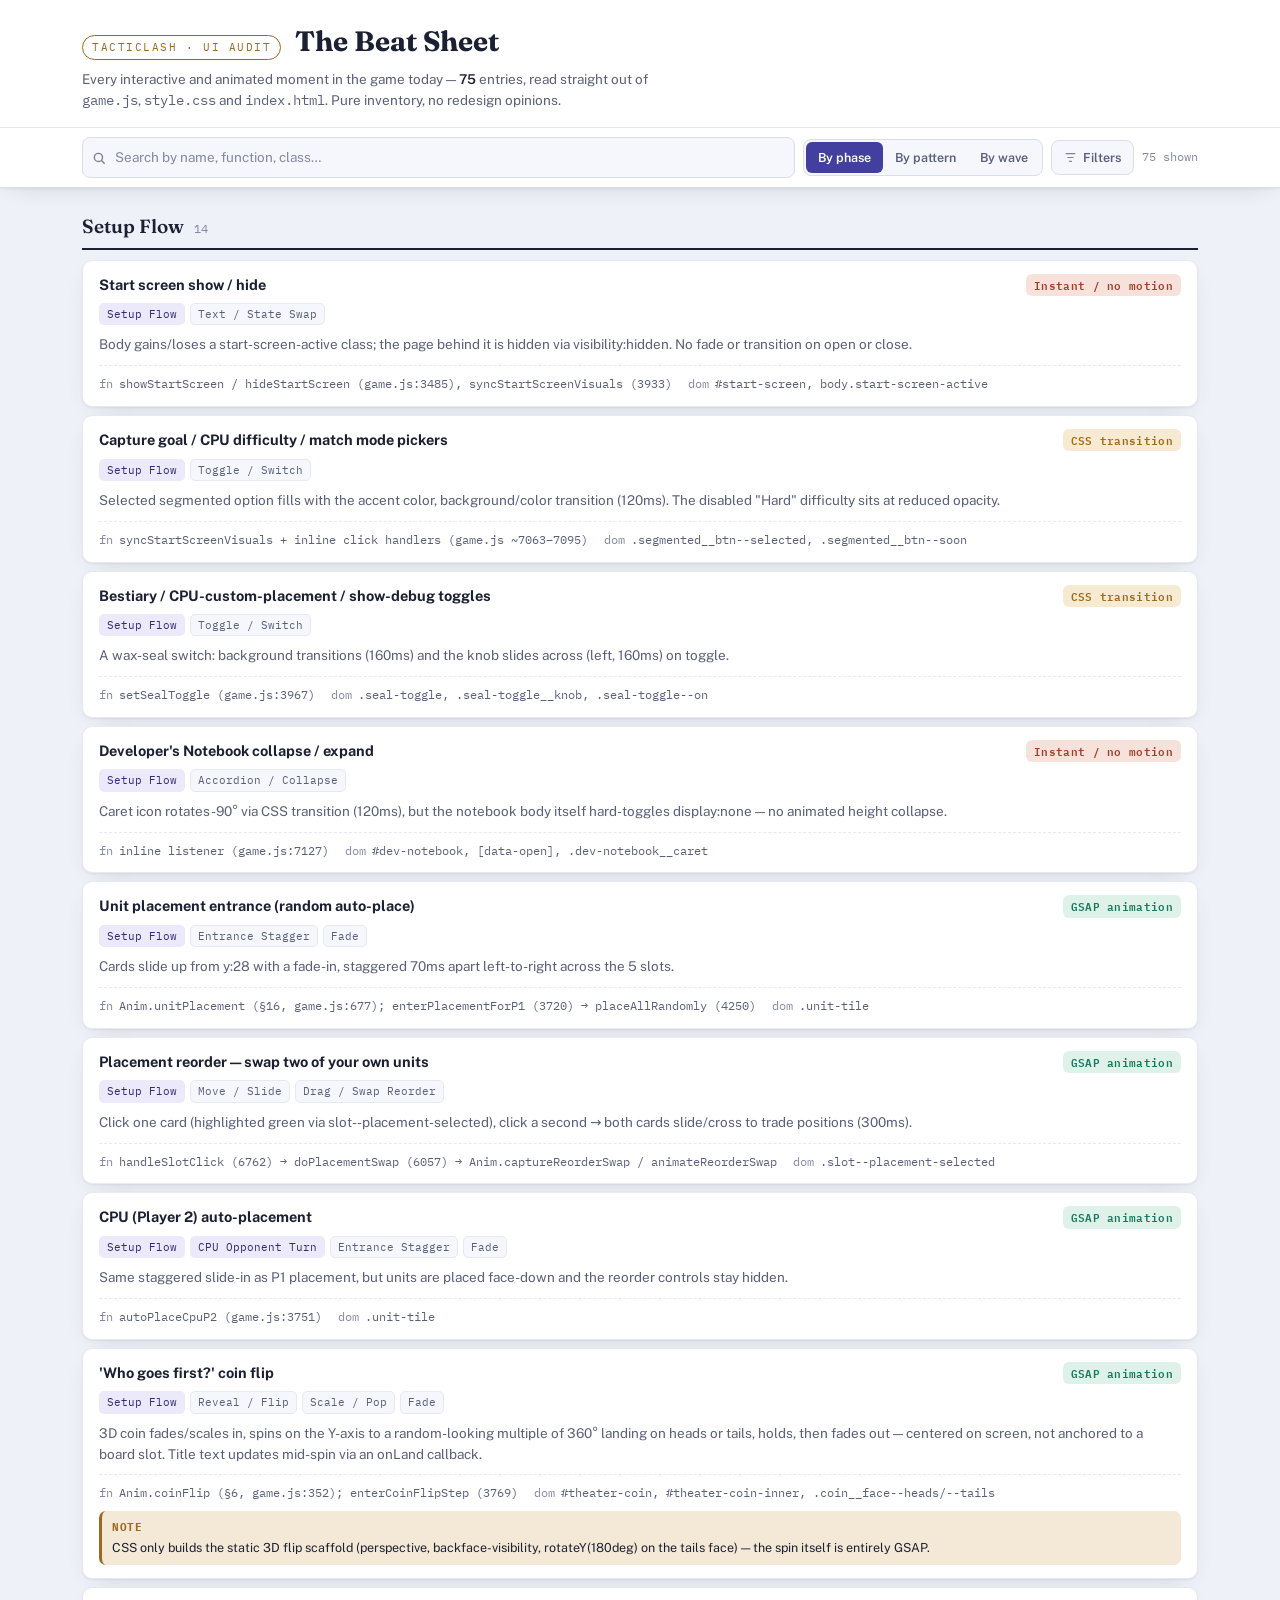
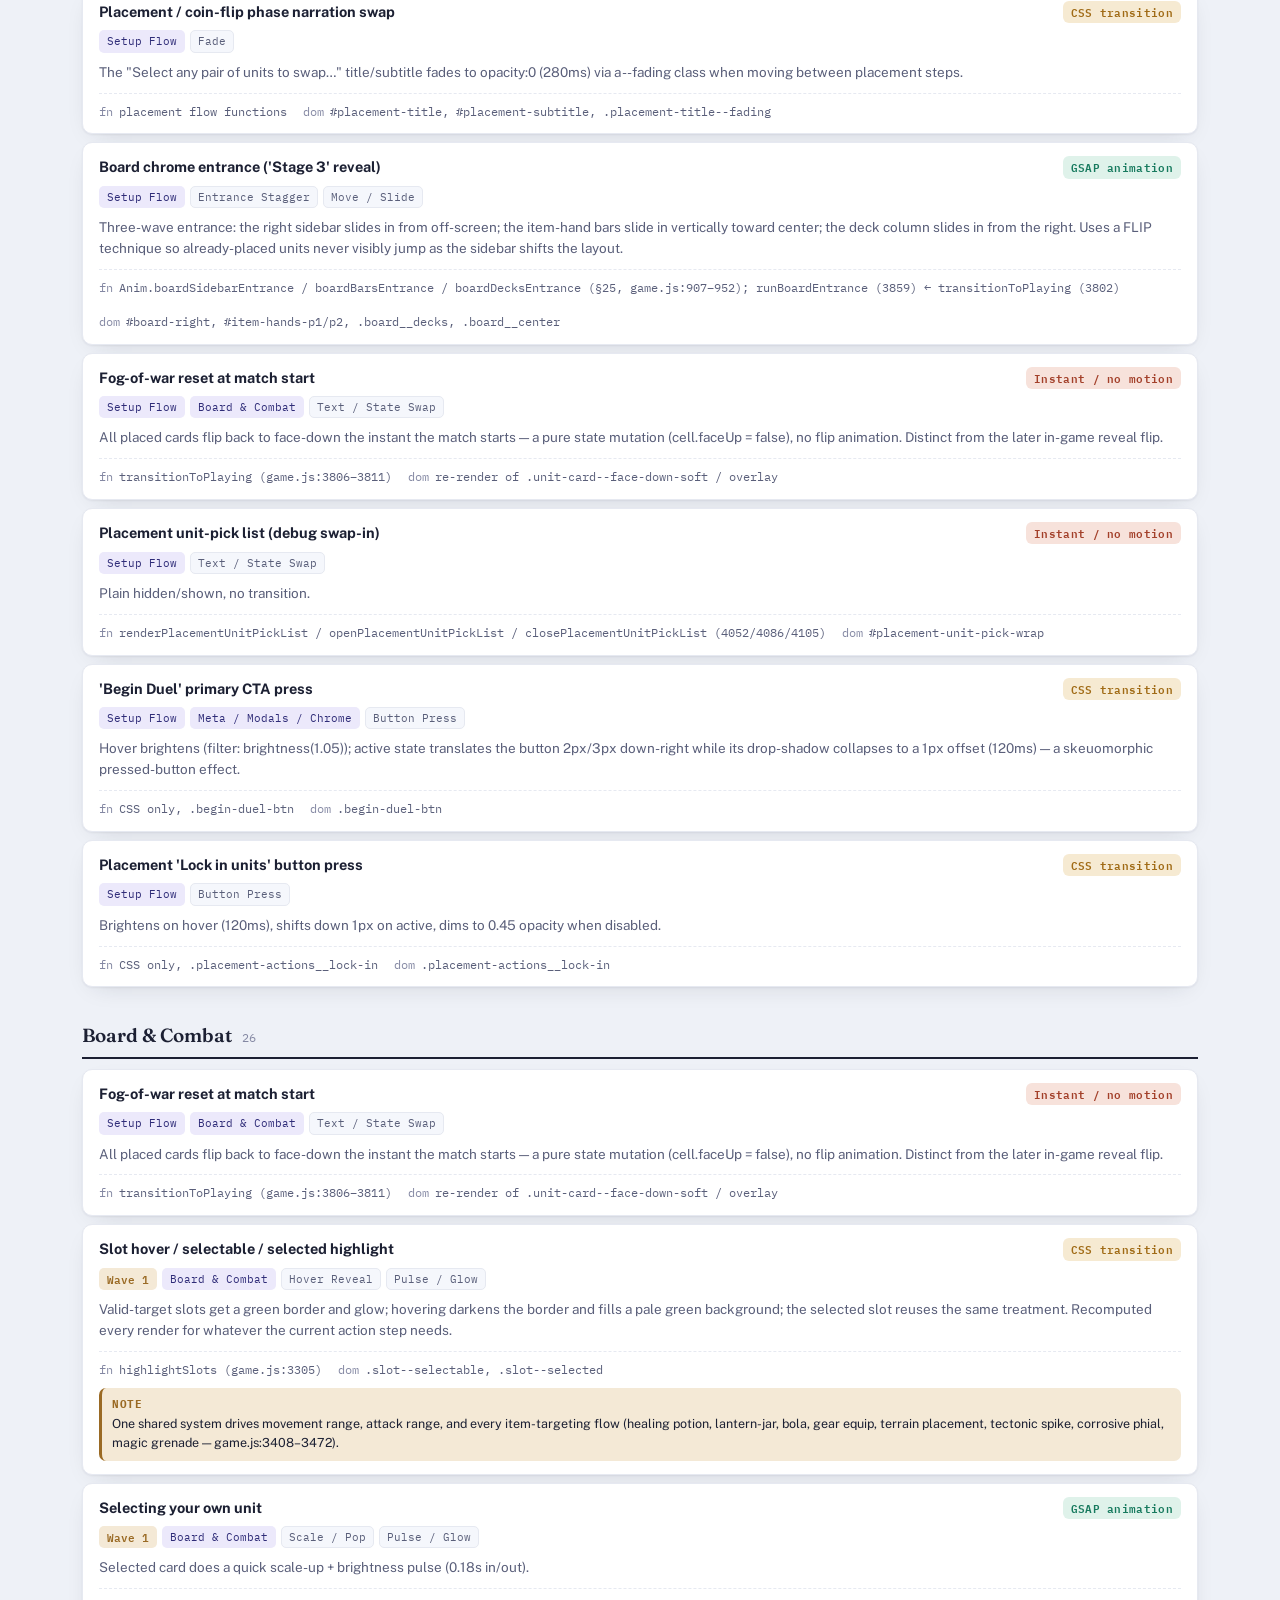
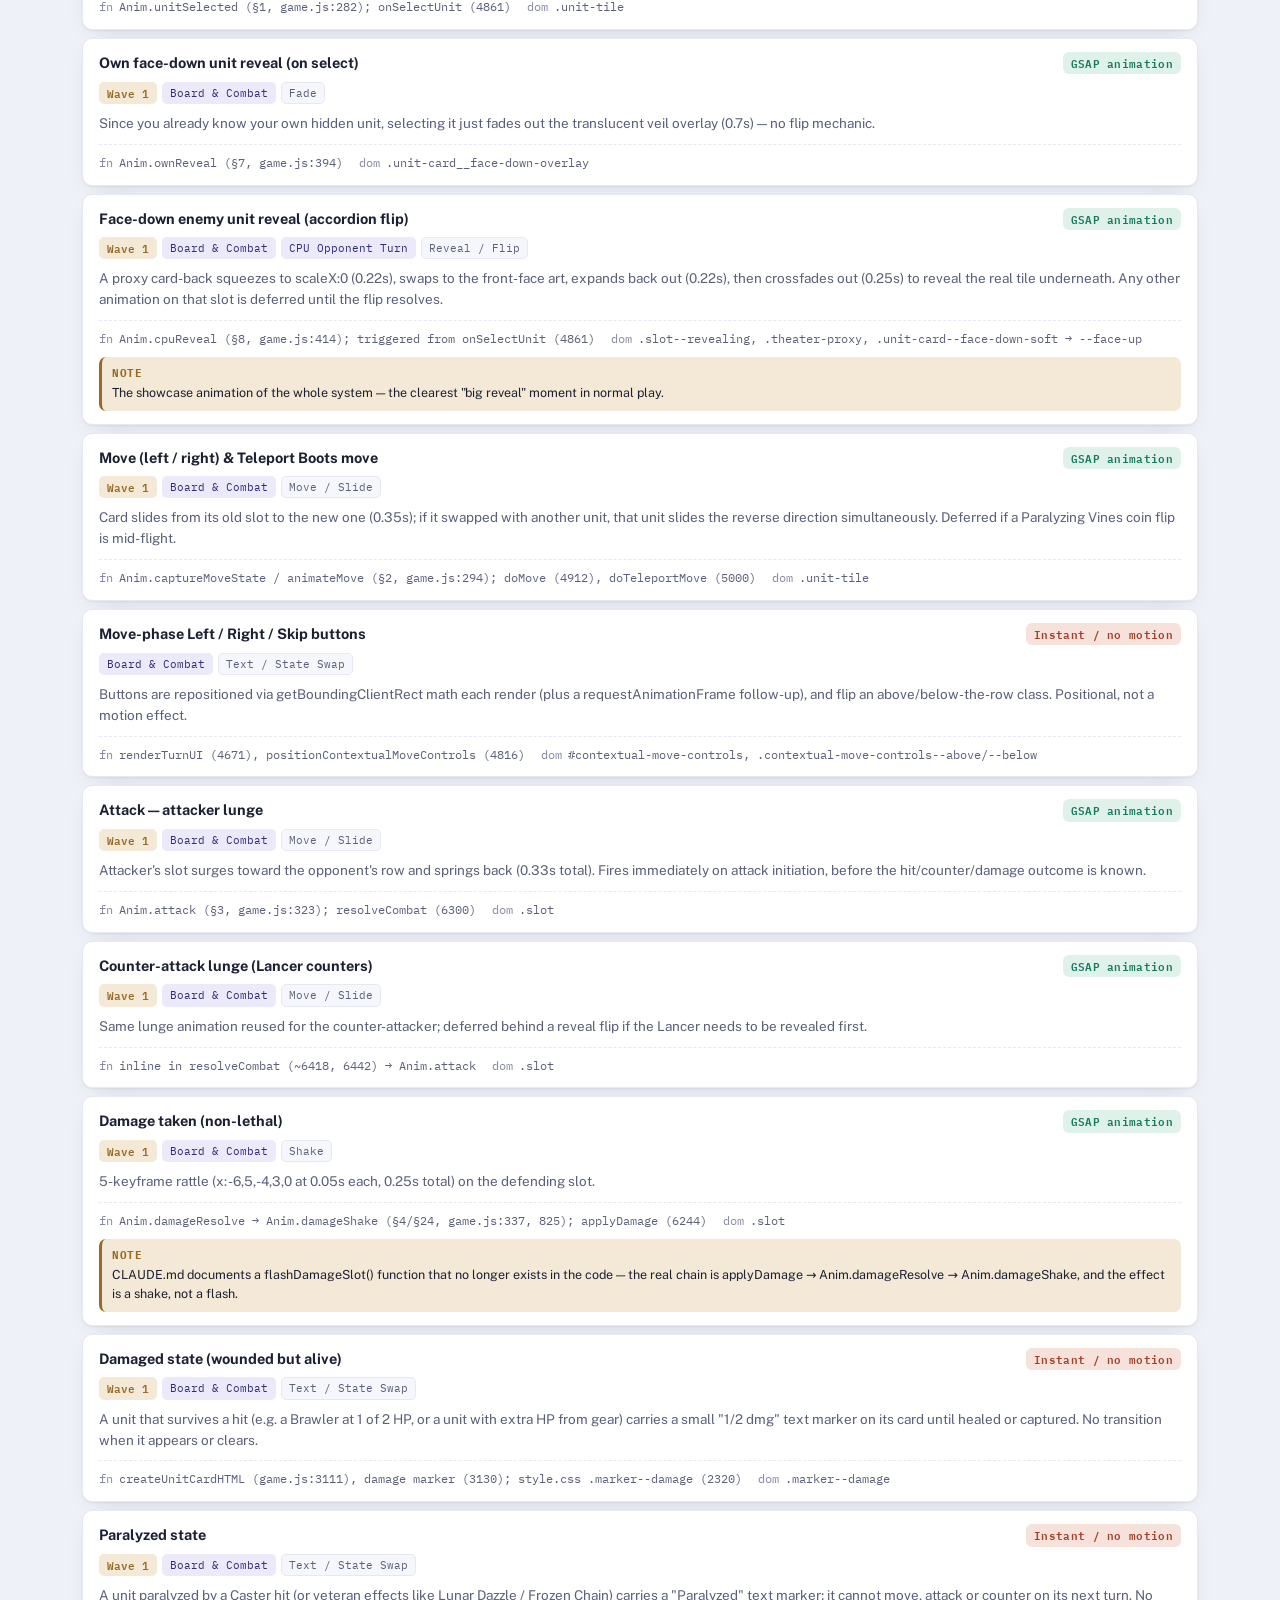
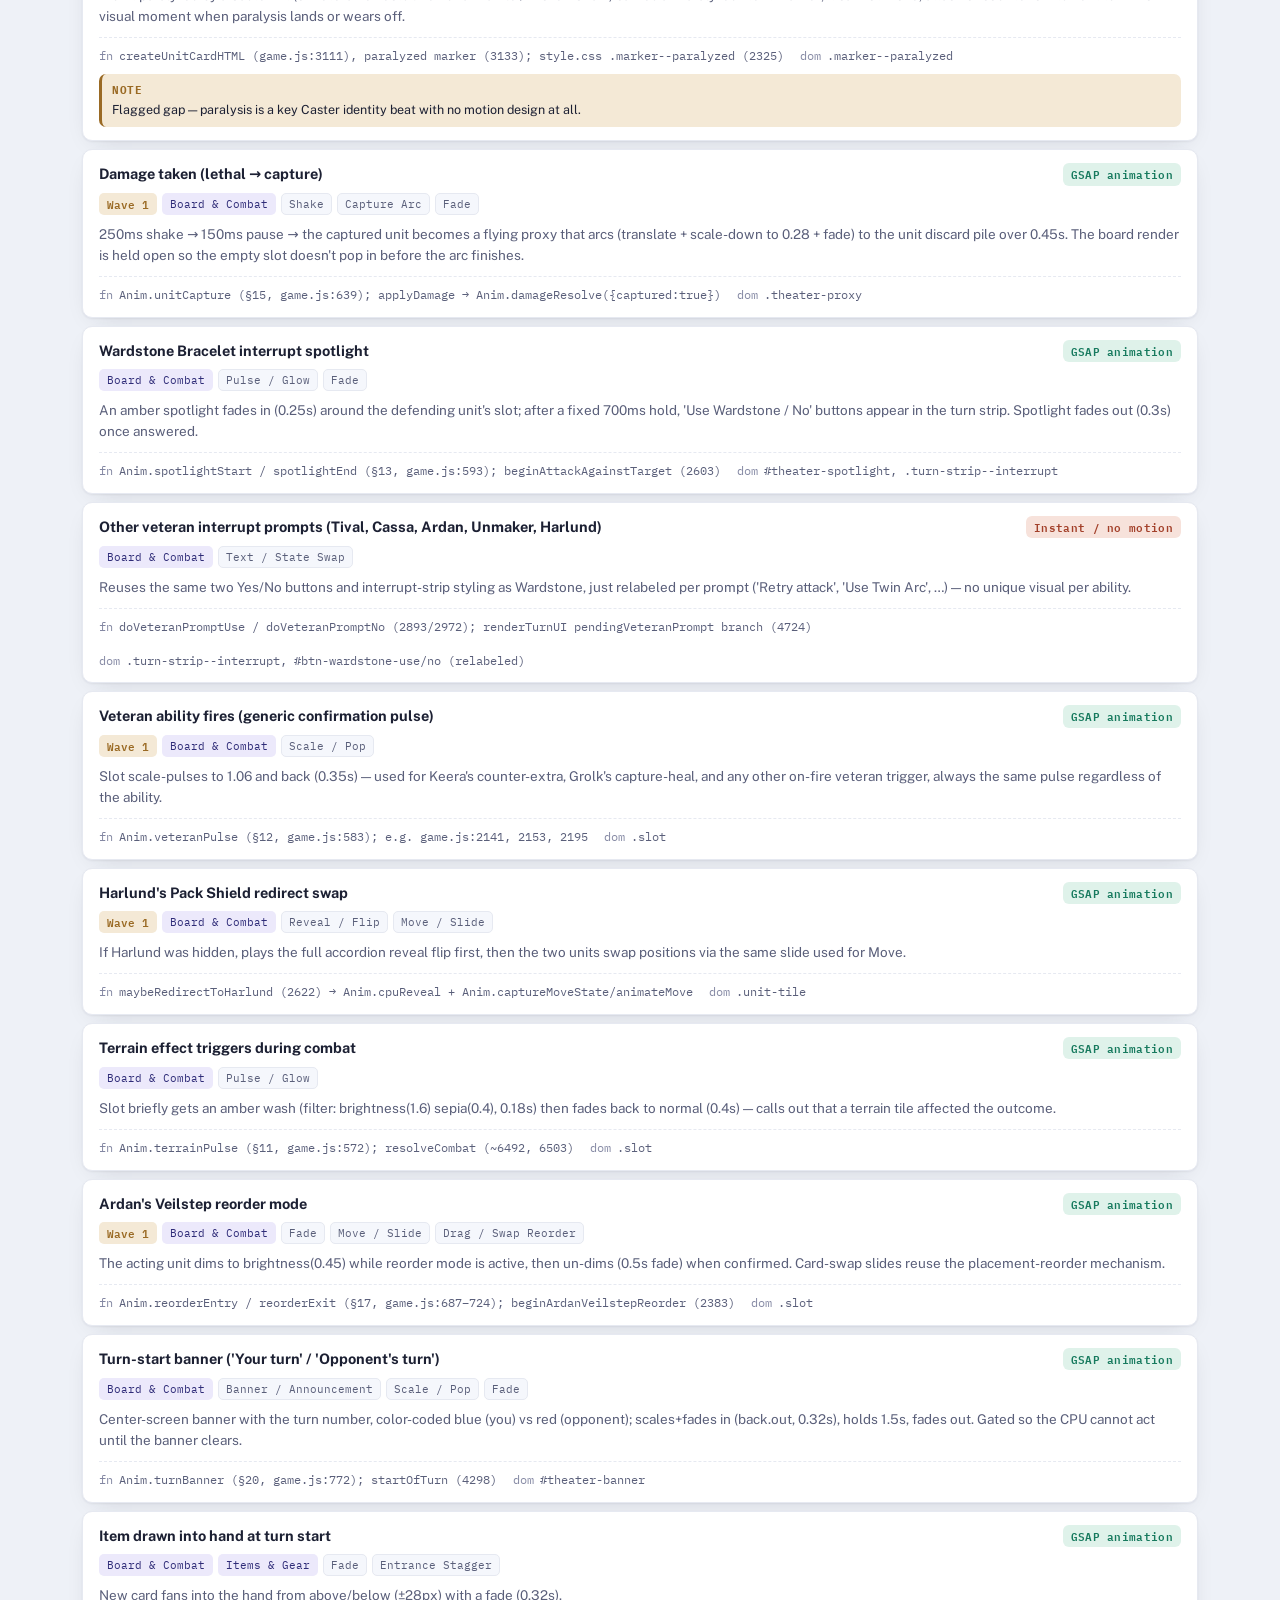
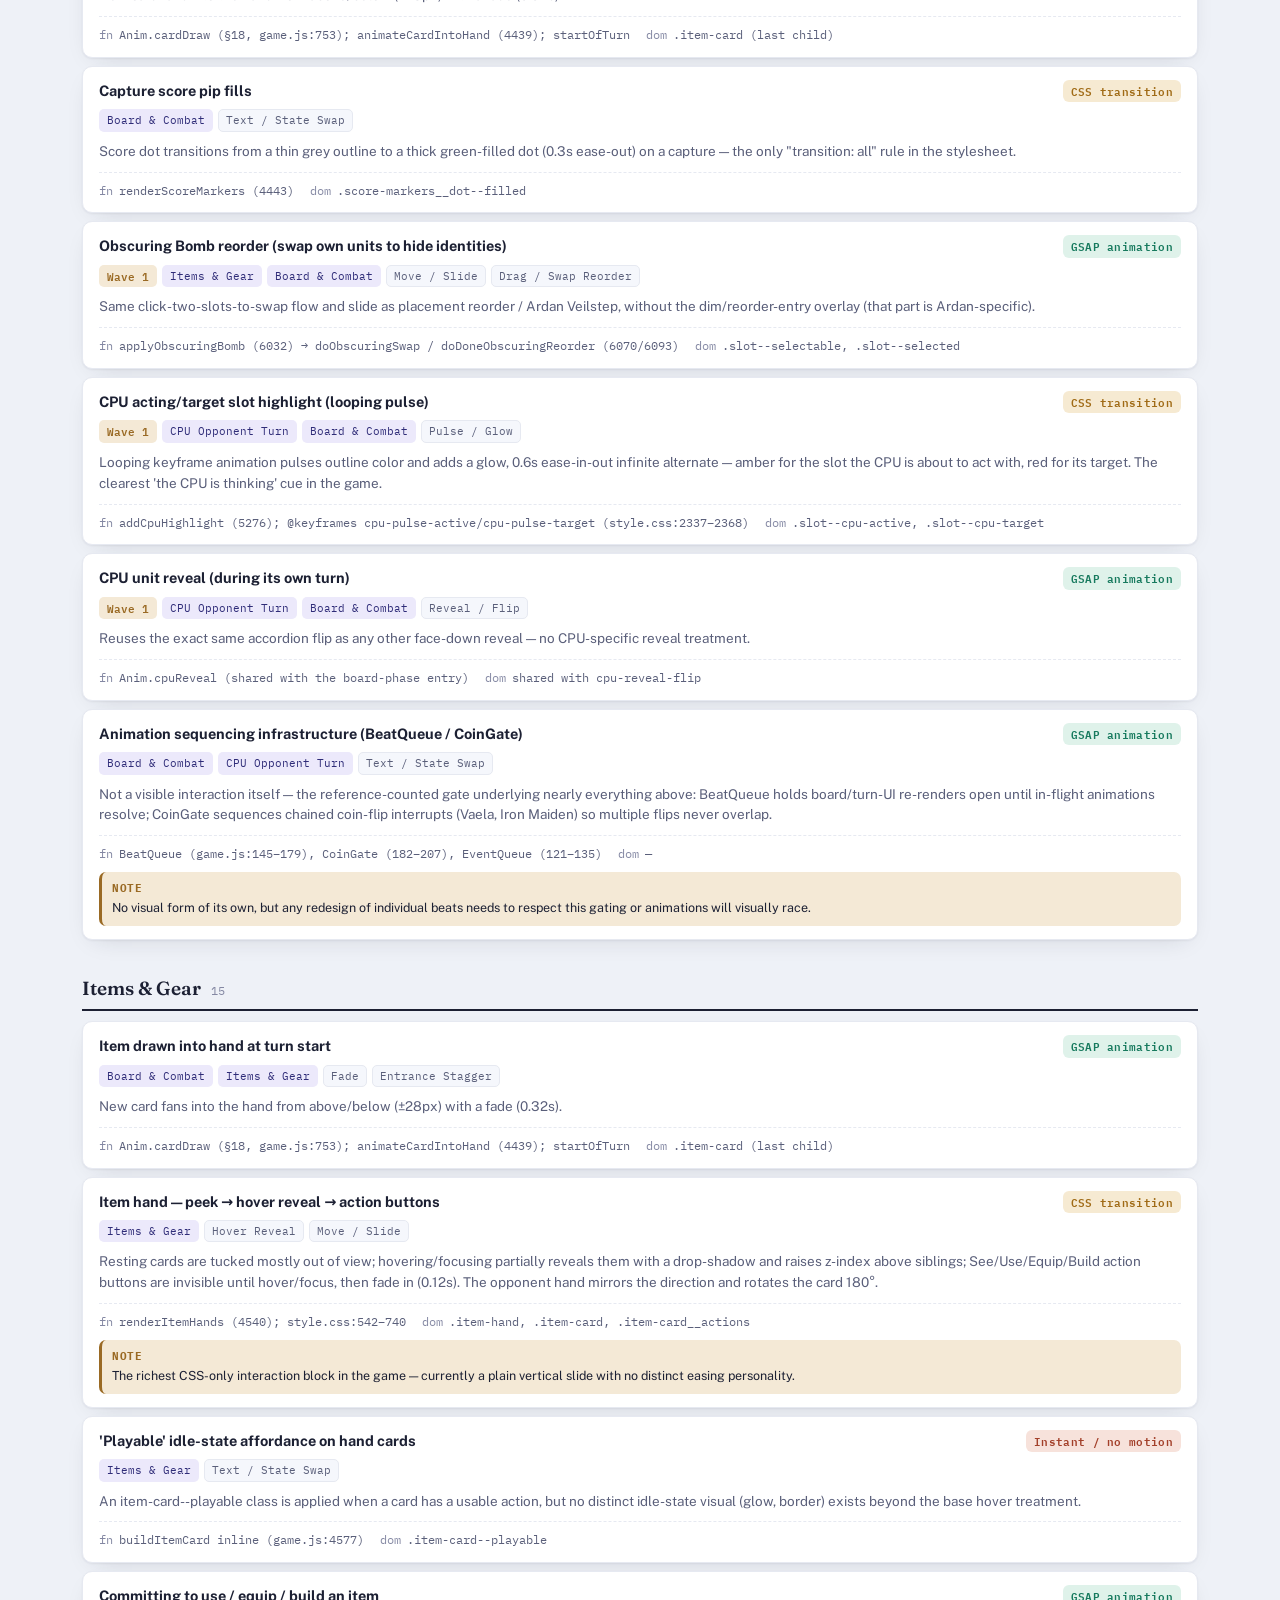
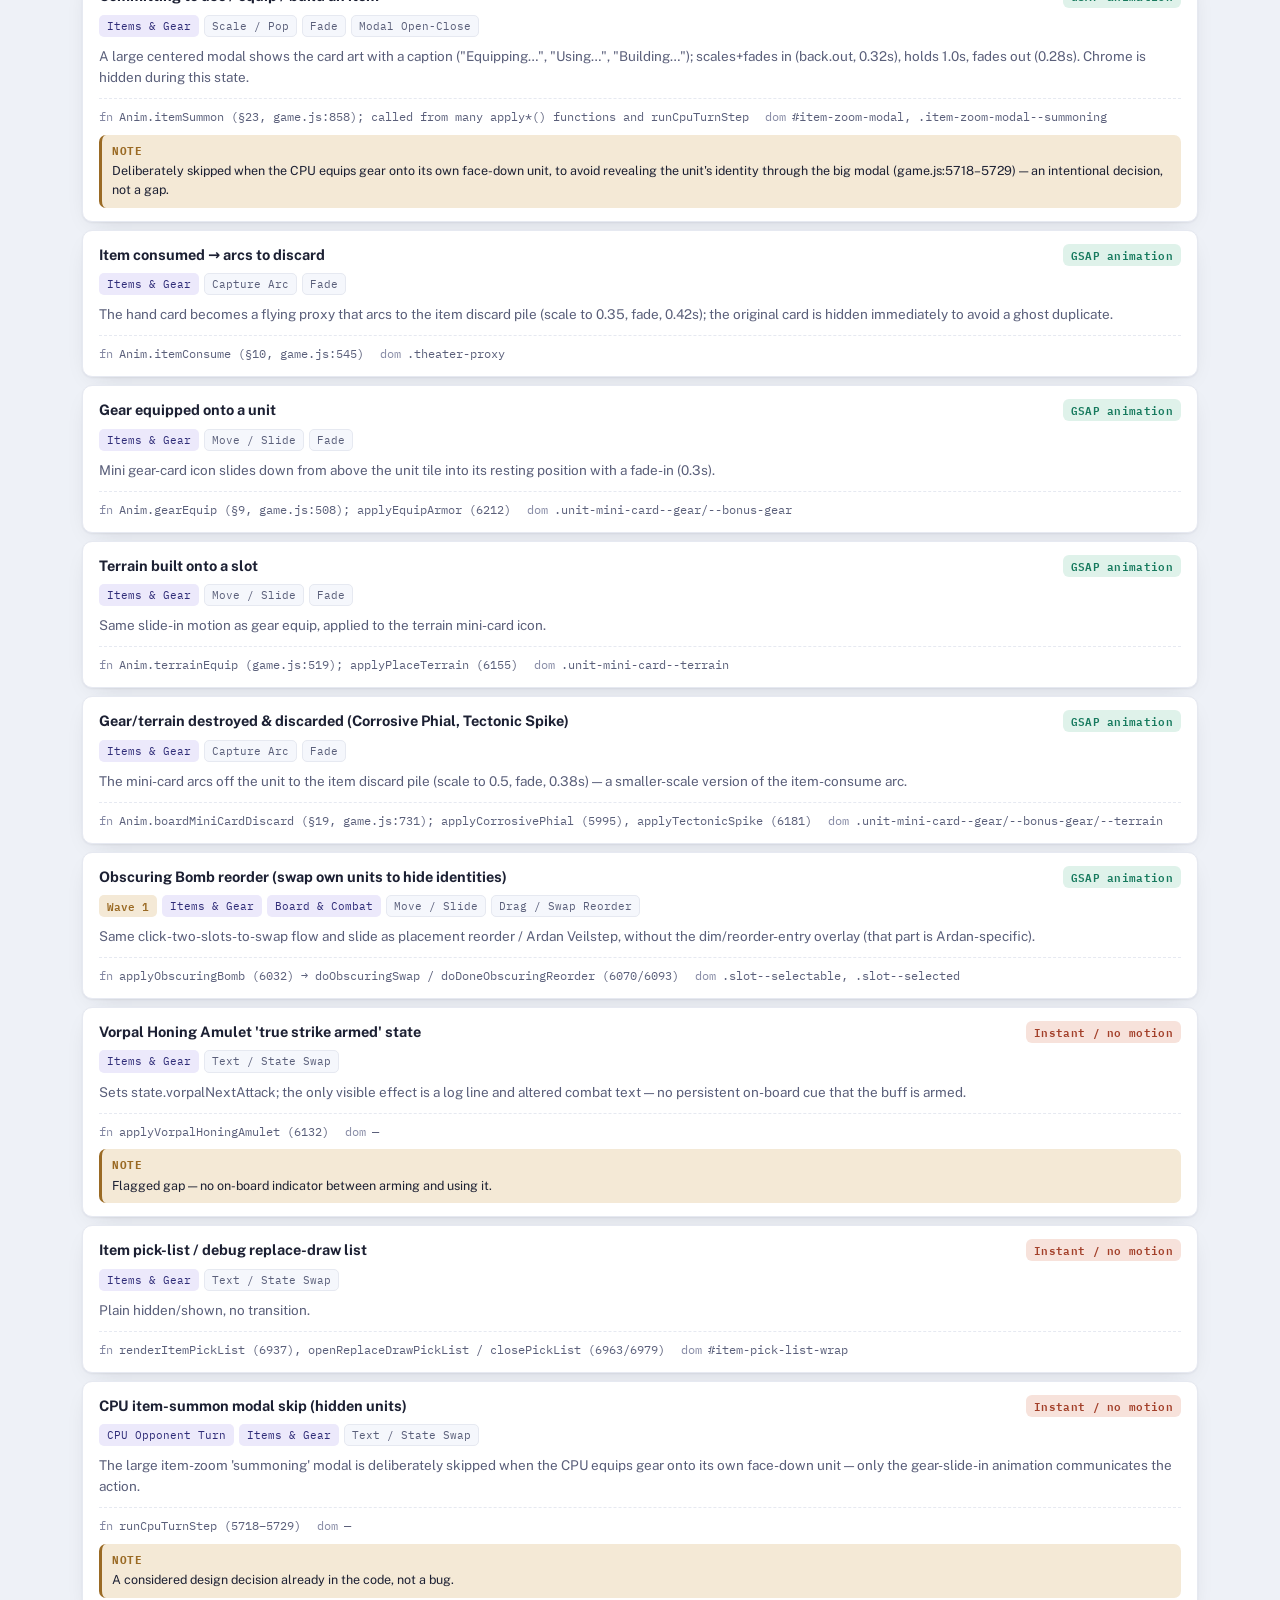
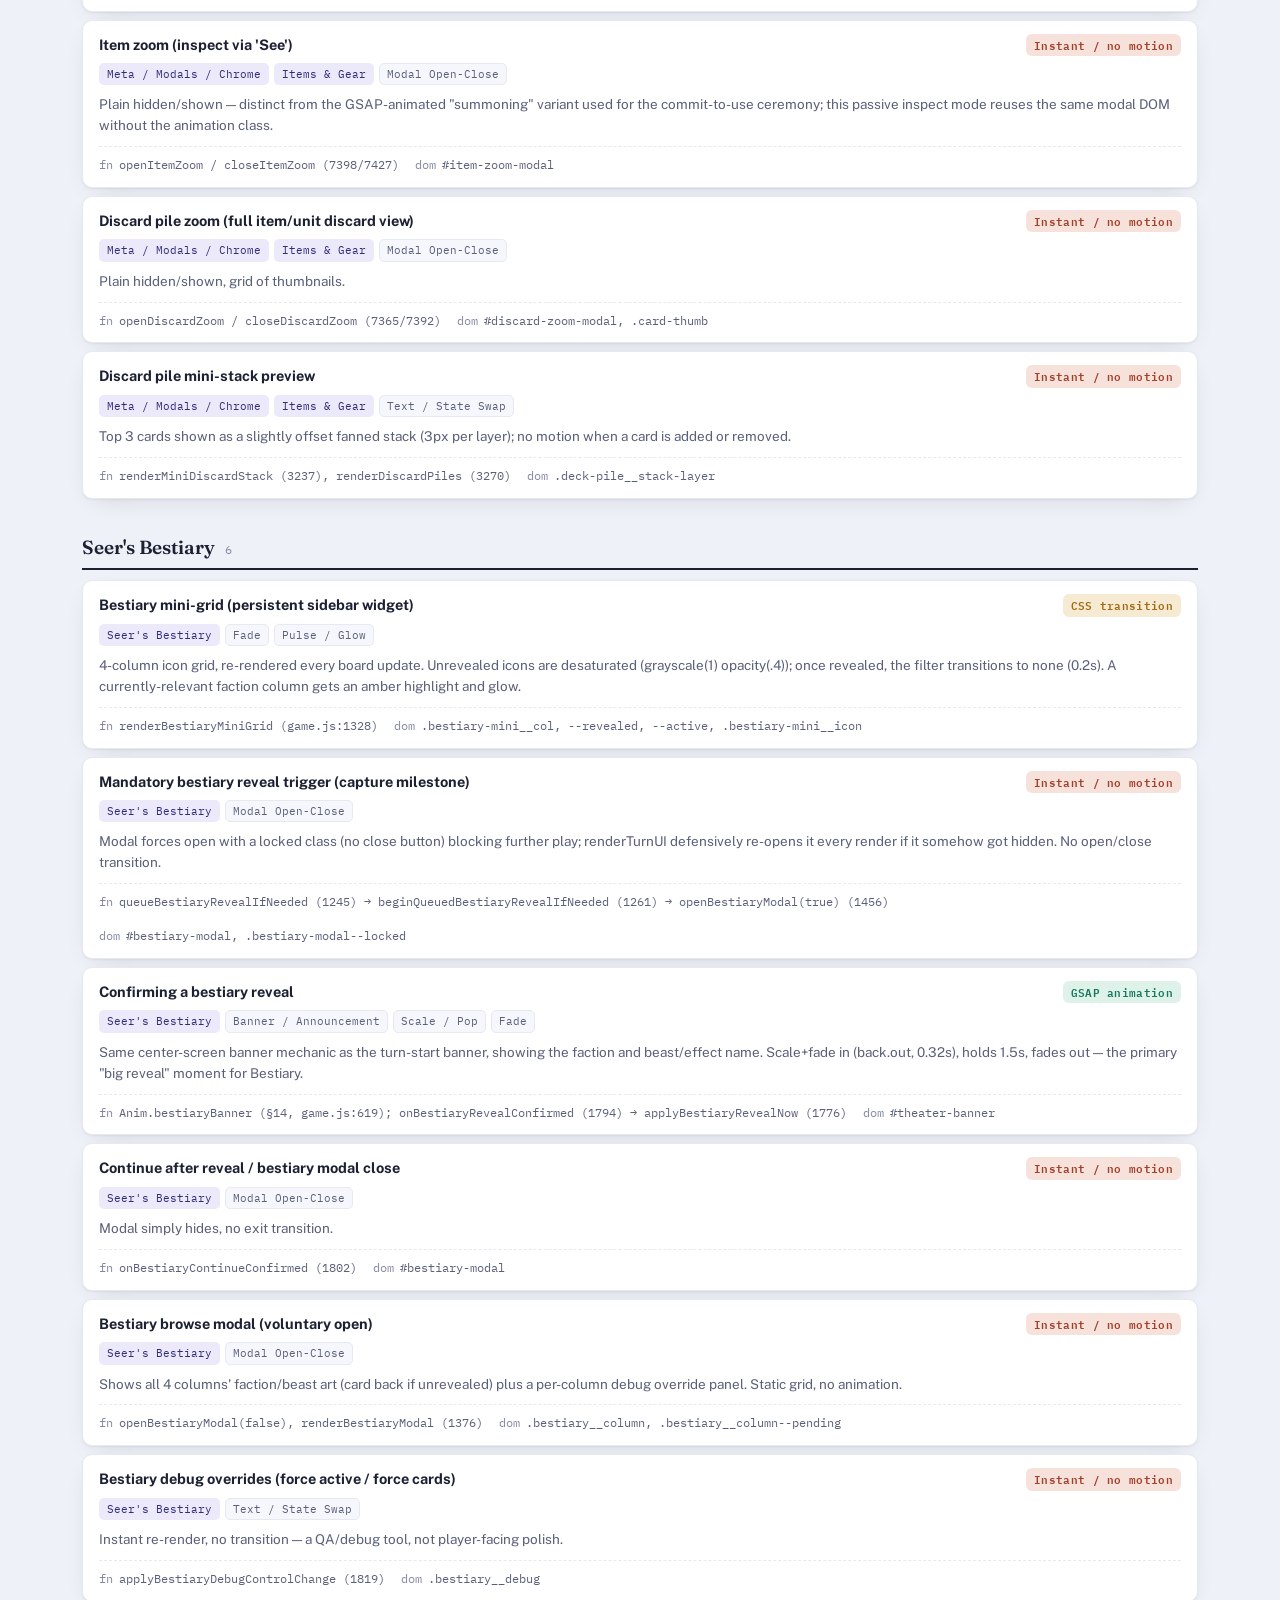
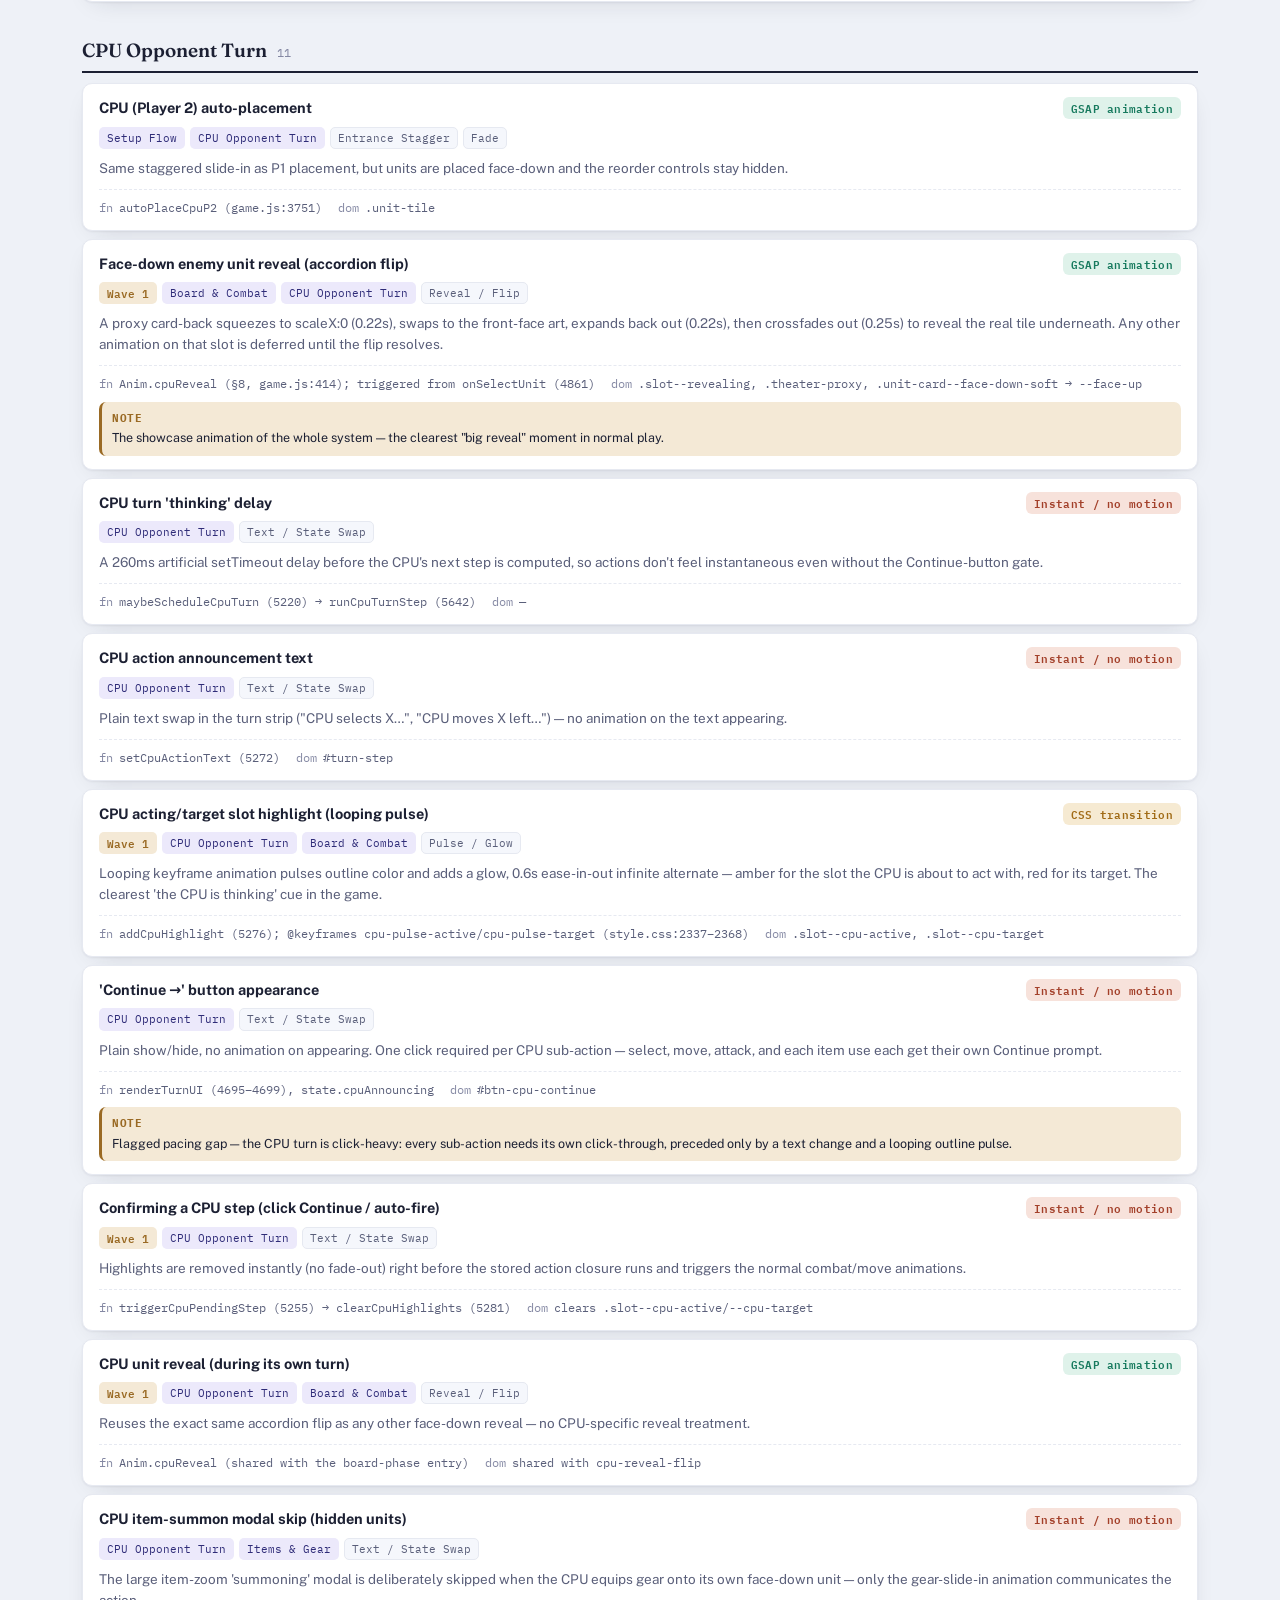
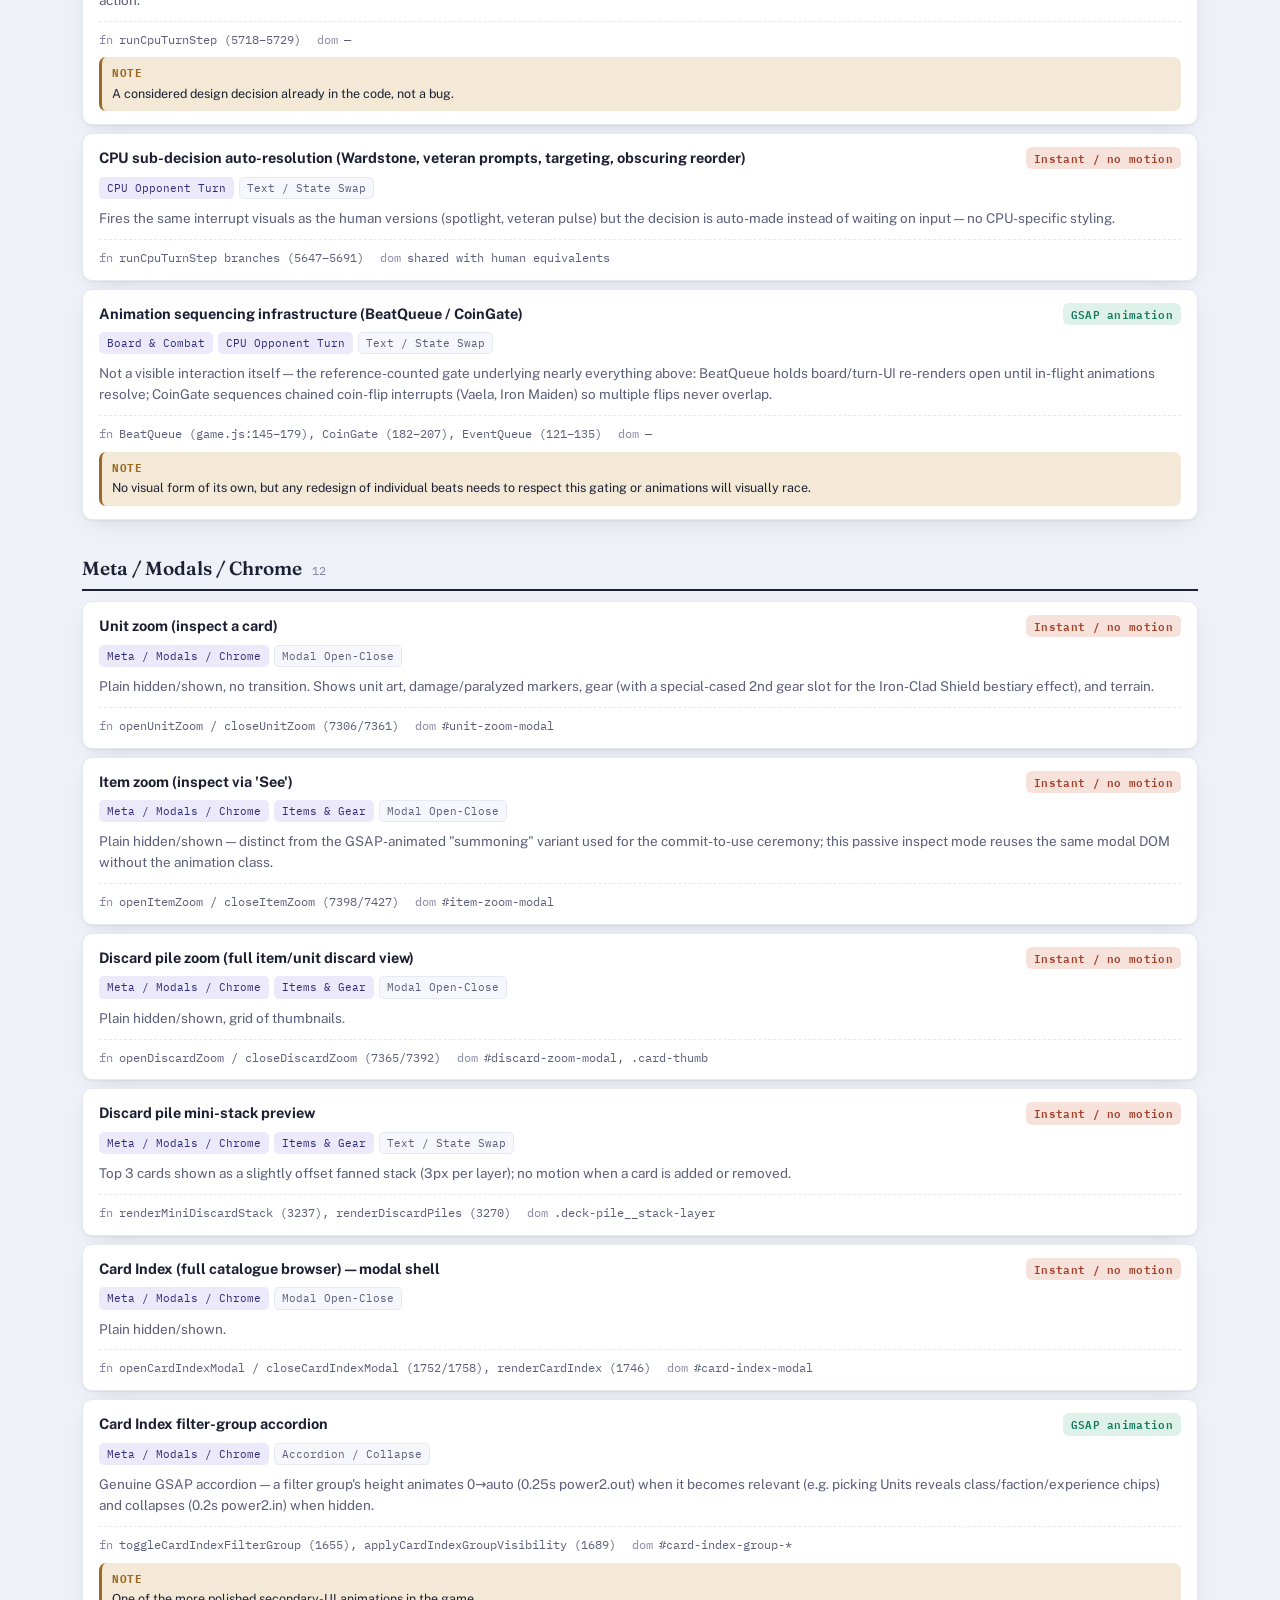
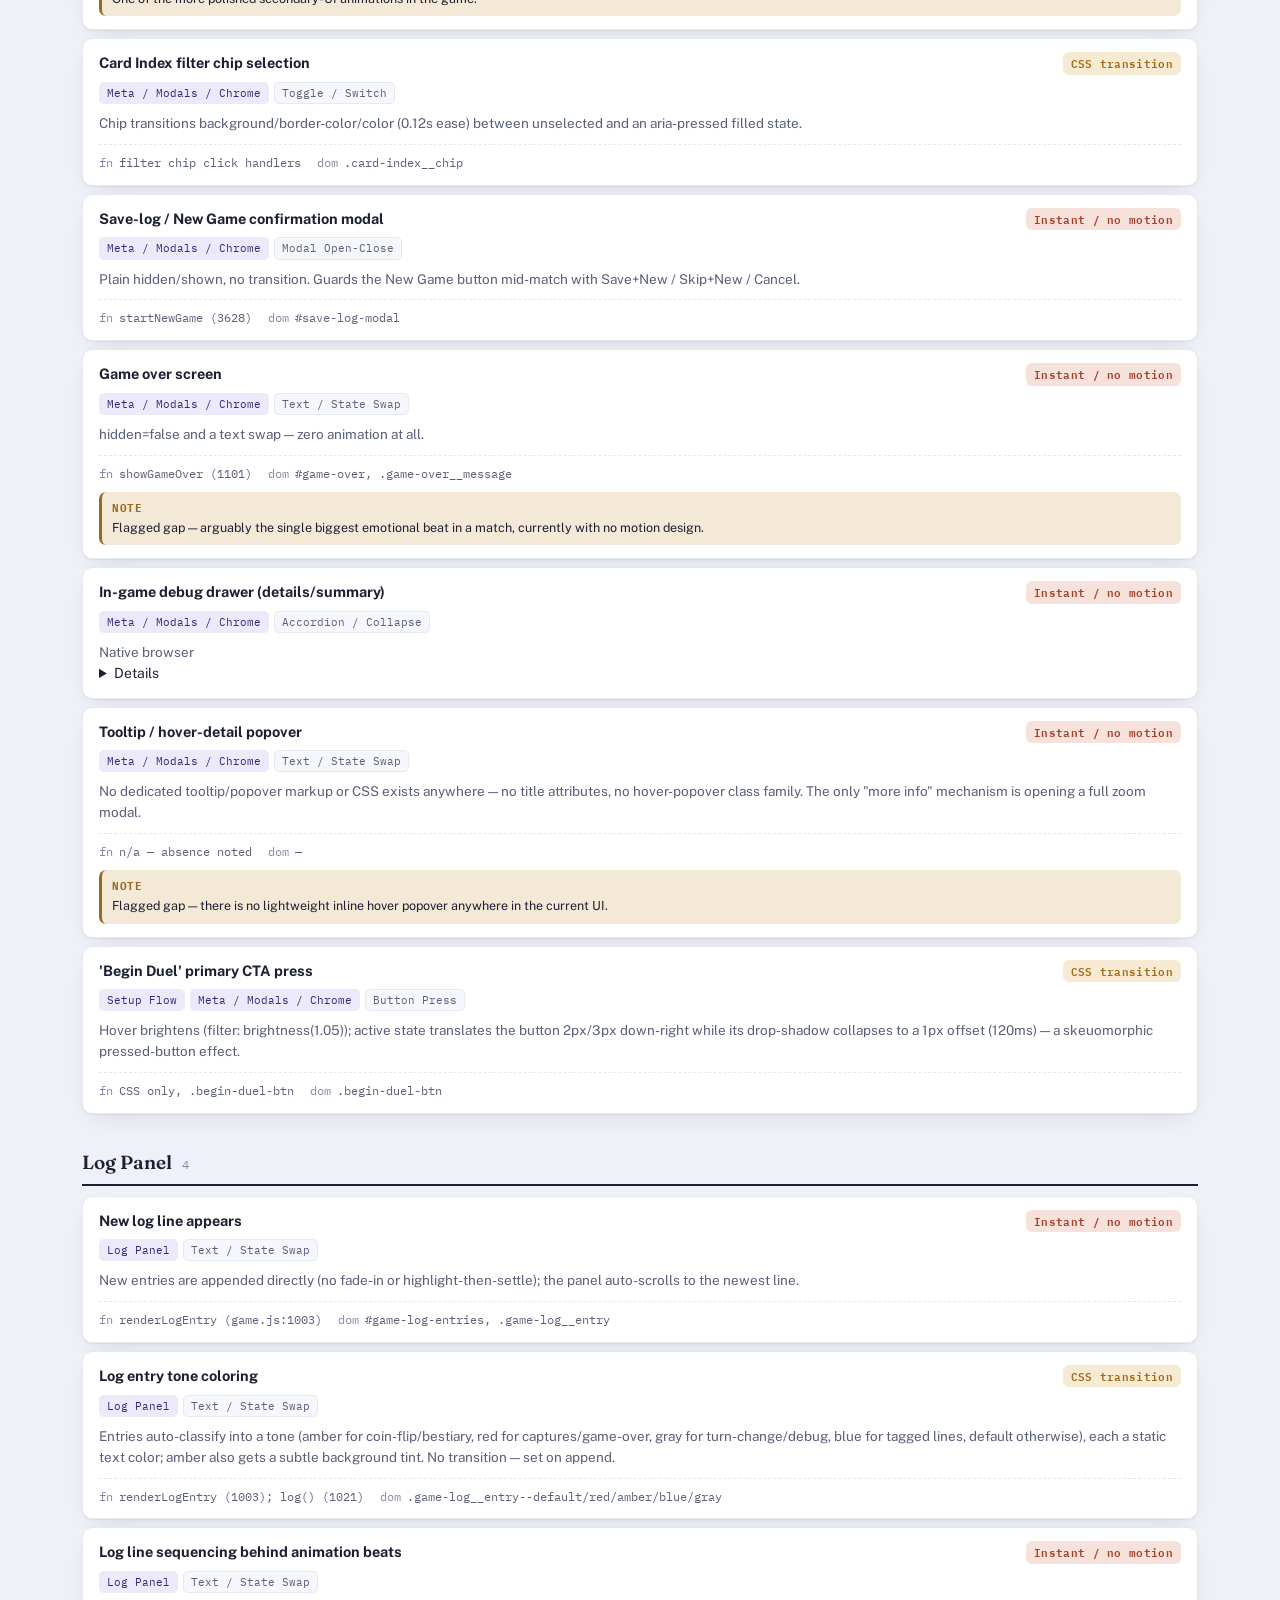
<file: docs/beat-sheet/index.html>
<!doctype html>
<html lang="en">
<head>
<meta charset="utf-8">
<meta name="viewport" content="width=device-width,initial-scale=1">
<title>Tacticlash Beat Sheet</title>
<meta name="description" content="Every interaction and animation in Tacticlash today, audited from the live codebase and filterable by game phase, motion pattern, and implementation status.">
<link rel="preconnect" href="https://fonts.googleapis.com">
<link rel="preconnect" href="https://fonts.gstatic.com" crossorigin>
<link href="https://fonts.googleapis.com/css2?family=Fraunces:opsz,wght@9..144,500;9..144,600;9..144,700&family=Public+Sans:wght@400;500;600;700&family=IBM+Plex+Mono:wght@400;500;600&display=swap" rel="stylesheet">
<style>
  [hidden]:not([hidden=until-found]){display:none!important}
  img{max-width:100%}
  :root{
    --paper:#eef1f7;
    --surface:#ffffff;
    --surface-2:#f5f7fc;
    --ink:#1c2033;
    --ink-soft:#5a5f7a;
    --ink-faint:#8488a3;
    --line:#dadee9;
    --line-soft:#e6e9f1;
    --accent:#423f9e;
    --accent-ink:#2f2c78;
    --accent-soft:#ece9fb;
    --gold:#9a6a24;
    --gold-soft:#f4e9d6;
    --gsap:#177a5e;
    --gsap-soft:#dff2ea;
    --css:#a06b16;
    --css-soft:#f6ead2;
    --static:#a3402a;
    --static-soft:#f7e2db;
    --shadow: 0 1px 2px rgba(28,32,51,.06), 0 8px 24px -12px rgba(28,32,51,.18);
    color-scheme: light;
  }
  @media (prefers-color-scheme: dark){
    :root:not([data-theme="light"]){
      --paper:#12131c;
      --surface:#191b28;
      --surface-2:#1e2032;
      --ink:#e9eaf6;
      --ink-soft:#a9adc6;
      --ink-faint:#767b98;
      --line:#2c2f45;
      --line-soft:#242739;
      --accent:#8e8bf0;
      --accent-ink:#c7c5fb;
      --accent-soft:#262449;
      --gold:#d6a552;
      --gold-soft:#332818;
      --gsap:#4fcba0;
      --gsap-soft:#123027;
      --css:#e0ac52;
      --css-soft:#332715;
      --static:#e78065;
      --static-soft:#3a2018;
      --shadow: 0 1px 2px rgba(0,0,0,.3), 0 12px 28px -14px rgba(0,0,0,.6);
      color-scheme: dark;
    }
  }
  :root[data-theme="dark"]{
    --paper:#12131c;
    --surface:#191b28;
    --surface-2:#1e2032;
    --ink:#e9eaf6;
    --ink-soft:#a9adc6;
    --ink-faint:#767b98;
    --line:#2c2f45;
    --line-soft:#242739;
    --accent:#8e8bf0;
    --accent-ink:#c7c5fb;
    --accent-soft:#262449;
    --gold:#d6a552;
    --gold-soft:#332818;
    --gsap:#4fcba0;
    --gsap-soft:#123027;
    --css:#e0ac52;
    --css-soft:#332715;
    --static:#e78065;
    --static-soft:#3a2018;
    --shadow: 0 1px 2px rgba(0,0,0,.3), 0 12px 28px -14px rgba(0,0,0,.6);
    color-scheme: dark;
  }

  *,*::before,*::after{box-sizing:border-box}
  html{background:var(--paper)}
  body{
    margin:0;
    background:var(--paper);
    color:var(--ink);
    font-family:'Public Sans',system-ui,-apple-system,'Segoe UI',sans-serif;
    font-size:14px;
    line-height:1.55;
    -webkit-font-smoothing:antialiased;
  }
  h1,h2,h3{font-family:'Fraunces',Georgia,'Times New Roman',serif; text-wrap:balance; margin:0}
  code,.mono{font-family:'IBM Plex Mono',ui-monospace,'SF Mono',Consolas,monospace}
  a{color:inherit}
  ::selection{background:var(--accent-soft); color:var(--accent-ink)}

  .skiplink{position:absolute; left:-9999px}
  .skiplink:focus{left:12px; top:12px; z-index:100; background:var(--surface); padding:8px 12px; border-radius:6px; box-shadow:var(--shadow)}

  /* ---------- intro (non-sticky, scrolls away) ---------- */
  .intro{background:var(--surface); border-bottom:1px solid var(--line-soft)}
  .intro-inner{max-width:1180px; margin:0 auto; padding:20px clamp(16px,3vw,32px) 16px}
  .masthead{display:flex; align-items:baseline; gap:14px; flex-wrap:wrap}
  .eyebrow{
    font-family:'IBM Plex Mono'; font-size:11px; letter-spacing:.14em; text-transform:uppercase;
    color:var(--gold); border:1px solid var(--gold); border-radius:999px; padding:3px 9px;
  }
  h1{font-size:clamp(22px,3vw,28px); font-weight:700; color:var(--ink)}
  .lede{margin:6px 0 0; max-width:74ch; color:var(--ink-soft); font-size:13.5px}
  .lede strong{color:var(--ink); font-weight:600}

  /* ---------- sticky toolbar ---------- */
  header.top{
    position:sticky; top:0; z-index:20;
    background:var(--surface);
    border-bottom:1px solid var(--line);
    box-shadow:var(--shadow);
  }
  .toolbar{max-width:1180px; margin:0 auto; padding:9px clamp(16px,3vw,32px)}
  .row{display:flex; align-items:center; gap:8px; flex-wrap:wrap}

  .filters-toggle{
    display:inline-flex; align-items:center; gap:6px; font:inherit; font-size:12.5px; font-weight:600;
    padding:7px 12px; border-radius:8px; border:1px solid var(--line); background:var(--surface-2);
    color:var(--ink-soft); cursor:pointer;
  }
  .filters-toggle:hover{border-color:var(--accent)}
  .filters-toggle[aria-expanded="true"]{background:var(--accent-soft); color:var(--accent-ink); border-color:var(--accent)}
  .filters-toggle svg{opacity:.75}
  .filters-count{
    display:inline-flex; align-items:center; justify-content:center; min-width:16px; height:16px; padding:0 4px;
    border-radius:999px; background:var(--accent); color:#fff; font-size:10px; font-weight:700;
  }

  .drawer-wrap{border-top:1px solid var(--line-soft); background:var(--surface-2)}
  .drawer-inner{max-width:1180px; margin:0 auto; padding:12px clamp(16px,3vw,32px) 14px; display:flex; flex-direction:column; gap:9px}

  .search-wrap{position:relative; flex:1 1 240px; min-width:200px}
  .search-wrap svg{position:absolute; left:10px; top:50%; transform:translateY(-50%); opacity:.55}
  #search{
    width:100%; padding:9px 12px 9px 32px; border-radius:8px; border:1px solid var(--line);
    background:var(--surface-2); color:var(--ink); font:inherit; font-size:13.5px;
  }
  #search:focus{outline:2px solid var(--accent); outline-offset:1px}
  #search::placeholder{color:var(--ink-faint)}

  .groupby{display:inline-flex; border:1px solid var(--line); border-radius:8px; background:var(--surface-2); padding:2px}
  .groupby button{
    font:inherit; font-size:12.5px; font-weight:600; padding:6px 12px; border:0; border-radius:6px;
    background:transparent; color:var(--ink-soft); cursor:pointer;
  }
  .groupby button[aria-pressed="true"]{background:var(--accent); color:#fff}

  .count{font-family:'IBM Plex Mono'; font-size:12px; color:var(--ink-faint); white-space:nowrap; margin-left:auto}

  .chipset{display:flex; flex-wrap:wrap; gap:6px; align-items:center}
  .chipset .label{font-family:'IBM Plex Mono'; font-size:10.5px; letter-spacing:.08em; text-transform:uppercase; color:var(--ink-faint); margin-right:2px}
  .chip{
    font:inherit; font-size:12px; font-weight:600; padding:5px 10px; border-radius:999px;
    border:1px solid var(--line); background:var(--surface-2); color:var(--ink-soft); cursor:pointer;
    transition:background .12s ease, color .12s ease, border-color .12s ease;
  }
  .chip:hover{border-color:var(--accent)}
  .chip[aria-pressed="true"]{background:var(--accent); color:#fff; border-color:var(--accent)}
  .chip.status[aria-pressed="true"]{color:#fff}
  .chip.status.gsap[aria-pressed="true"]{background:var(--gsap); border-color:var(--gsap)}
  .chip.status.css[aria-pressed="true"]{background:var(--css); border-color:var(--css)}
  .chip.status.static[aria-pressed="true"]{background:var(--static); border-color:var(--static)}
  .chip .dot{display:inline-block; width:7px; height:7px; border-radius:50%; margin-right:5px; vertical-align:middle}
  .clear-btn{
    font:inherit; font-size:12px; font-weight:600; color:var(--accent); background:none; border:0; cursor:pointer;
    padding:5px 6px; text-decoration:underline; text-underline-offset:2px;
  }

  /* ---------- legend (inside drawer) ---------- */
  .legend{display:flex; gap:16px; flex-wrap:wrap; font-size:12px; color:var(--ink-soft); padding-top:7px; border-top:1px dashed var(--line)}
  .legend .item{display:flex; align-items:center; gap:6px}
  .legend .dot{width:9px; height:9px; border-radius:50%}

  /* ---------- main ---------- */
  main{max-width:1180px; margin:0 auto; padding:24px clamp(16px,3vw,32px) 60px}

  .section{margin-bottom:34px}
  .section-head{display:flex; align-items:baseline; gap:10px; margin-bottom:10px; border-bottom:2px solid var(--ink); padding-bottom:6px}
  .section-head h2{font-size:19px; font-weight:600}
  .section-head .n{font-family:'IBM Plex Mono'; font-size:12px; color:var(--ink-faint)}

  .entries{display:flex; flex-direction:column; gap:8px}
  .entry{
    background:var(--surface); border:1px solid var(--line-soft); border-radius:10px;
    padding:13px 16px; box-shadow:var(--shadow);
  }
  .entry-top{display:flex; align-items:flex-start; gap:10px; flex-wrap:wrap; justify-content:space-between}
  .entry-name{font-weight:700; font-size:14.5px; color:var(--ink); flex:1 1 260px}
  .status-pill{
    flex:0 0 auto; font-family:'IBM Plex Mono'; font-size:10.5px; font-weight:600; letter-spacing:.03em;
    padding:3px 8px; border-radius:6px; white-space:nowrap;
  }
  .status-pill.gsap{background:var(--gsap-soft); color:var(--gsap)}
  .status-pill.css{background:var(--css-soft); color:var(--css)}
  .status-pill.static{background:var(--static-soft); color:var(--static)}

  .tag-row{display:flex; flex-wrap:wrap; gap:5px; margin:7px 0 9px}
  .tag{
    font-family:'IBM Plex Mono'; font-size:10.5px; padding:2px 7px; border-radius:5px;
    background:var(--surface-2); color:var(--ink-soft); border:1px solid var(--line-soft);
  }
  .tag.phase-tag{color:var(--accent-ink); background:var(--accent-soft); border-color:transparent}
  .tag.wave-tag{color:var(--gold); background:var(--gold-soft); border-color:transparent; font-weight:600}

  .behavior{color:var(--ink-soft); font-size:13.5px; margin:0}

  .meta-row{
    display:flex; gap:16px; flex-wrap:wrap; margin-top:10px; padding-top:9px; border-top:1px dashed var(--line-soft);
    font-family:'IBM Plex Mono'; font-size:11.5px; color:var(--ink-faint);
  }
  .meta-row .k{color:var(--ink-faint); margin-right:6px}
  .meta-row .v{color:var(--ink-soft)}

  .note{
    margin-top:9px; padding:8px 10px; border-radius:7px; background:var(--gold-soft); color:var(--ink);
    font-size:12.5px; border-left:3px solid var(--gold);
  }
  .note b{color:var(--gold); font-family:'IBM Plex Mono'; font-size:10.5px; letter-spacing:.05em; text-transform:uppercase; display:block; margin-bottom:2px}

  .empty{padding:40px 10px; text-align:center; color:var(--ink-faint); font-size:14px}

  /* ---------- gaps ---------- */
  .gaps-wrap{margin-top:52px}
  .gaps-head{display:flex; align-items:baseline; gap:10px; margin-bottom:6px}
  .gaps-head h2{font-size:20px}
  .gaps-sub{color:var(--ink-soft); font-size:13px; max-width:62ch; margin:0 0 16px}
  .gaps-grid{display:grid; grid-template-columns:repeat(auto-fill,minmax(300px,1fr)); gap:10px}
  .gap-card{
    background:var(--surface); border:1px solid var(--line-soft); border-left:3px solid var(--static);
    border-radius:8px; padding:12px 14px; box-shadow:var(--shadow);
  }
  .gap-card h3{font-size:13.5px; font-weight:700; margin-bottom:5px}
  .gap-card p{margin:0 0 8px; color:var(--ink-soft); font-size:12.8px}
  .relates{display:flex; flex-wrap:wrap; gap:5px}
  .relates .tag{font-size:10px}

  footer.page{max-width:1180px; margin:0 auto; padding:0 clamp(16px,3vw,32px) 50px; color:var(--ink-faint); font-size:12px}

  @media (max-width: 640px){
    .count{margin-left:0; width:100%}
    .entry-top{flex-direction:column; align-items:flex-start}
  }
  @media (prefers-reduced-motion: reduce){
    *{transition-duration:.001ms !important}
  }
</style>
</head>
<body>

<a class="skiplink" href="#main">Skip to catalogue</a>

<div class="intro">
  <div class="intro-inner">
    <div class="masthead">
      <span class="eyebrow">Tacticlash · UI audit</span>
      <h1>The Beat Sheet</h1>
    </div>
    <p class="lede">Every interactive and animated moment in the game today — <strong id="total-count">73</strong> entries, read straight out of <code>game.js</code>, <code>style.css</code> and <code>index.html</code>. Pure inventory, no redesign opinions.</p>
  </div>
</div>

<header class="top">
  <div class="toolbar">
    <div class="row">
      <div class="search-wrap">
        <svg width="14" height="14" viewBox="0 0 24 24" fill="none" stroke="currentColor" stroke-width="2.4" stroke-linecap="round"><circle cx="11" cy="11" r="7"/><path d="M21 21l-4.3-4.3"/></svg>
        <input id="search" type="text" placeholder="Search by name, function, class…" autocomplete="off">
      </div>
      <div class="groupby" role="group" aria-label="Group by">
        <button type="button" data-group="phase" aria-pressed="true">By phase</button>
        <button type="button" data-group="pattern" aria-pressed="false">By pattern</button>
        <button type="button" data-group="wave" aria-pressed="false">By wave</button>
      </div>
      <button class="filters-toggle" id="filters-toggle" type="button" aria-expanded="false" aria-controls="filters-drawer">
        <svg width="13" height="13" viewBox="0 0 24 24" fill="none" stroke="currentColor" stroke-width="2.2" stroke-linecap="round" stroke-linejoin="round"><path d="M4 5h16M7 12h10M10 19h4"/></svg>
        Filters
        <span class="filters-count" id="filters-count" hidden>0</span>
      </button>
      <button class="clear-btn" id="clear-filters" type="button" hidden>Clear</button>
      <span class="count"><span id="visible-count">73</span> shown</span>
    </div>
  </div>

  <div class="drawer-wrap" id="filters-drawer" hidden>
    <div class="drawer-inner">
      <div class="row chipset" id="wave-chips"><span class="label">Wave</span></div>
      <div class="row chipset" id="phase-chips"><span class="label">Phase</span></div>
      <div class="row chipset" id="pattern-chips"><span class="label">Pattern</span></div>
      <div class="row chipset" id="status-chips"><span class="label">Status</span></div>
      <div class="legend">
        <span class="item"><span class="dot" style="background:var(--gsap)"></span>GSAP animation — driven by the JS <code>Anim</code> module</span>
        <span class="item"><span class="dot" style="background:var(--css)"></span>CSS transition — declarative motion, no JS</span>
        <span class="item"><span class="dot" style="background:var(--static)"></span>Instant / no motion — a class or <code>hidden</code> toggle only</span>
      </div>
    </div>
  </div>
</header>

<main id="main">
  <div id="sections"></div>

  <div class="gaps-wrap">
    <div class="gaps-head">
      <h2>Known gaps &amp; dead code</h2>
    </div>
    <p class="gaps-sub">Loose ends the audit turned up along the way — stale docs, dead CSS, and moments with no motion design at all. Factual notes only, worth a look before scoping the redesign brief.</p>
    <div class="gaps-grid" id="gaps-grid"></div>
  </div>
</main>

<footer class="page" id="audit-footer"></footer>

<!-- All content (entries, gaps, categories) lives in data.js -->
<script src="data.js"></script>
<script>
// ---------- state ----------
const state = { group:'phase', wave:new Set(), phase:new Set(), pattern:new Set(), status:new Set(), q:'' };
const byId = Object.fromEntries(ENTRIES.map(e => [e.id, e]));
// Entries without a wave fall into an 'Unassigned' bucket (key 0)
const WAVE_GROUPS = [...WAVES, {key:0, label:'Unassigned'}];
const waveOf = e => e.wave || 0;

// ---------- build filter chips ----------
function buildChips(container, list, setKey){
  list.forEach(({key,label}) => {
    const b = document.createElement('button');
    b.type = 'button'; b.className = 'chip'; b.textContent = label;
    b.setAttribute('aria-pressed','false');
    b.addEventListener('click', () => {
      if (state[setKey].has(key)) state[setKey].delete(key); else state[setKey].add(key);
      b.setAttribute('aria-pressed', state[setKey].has(key) ? 'true':'false');
      render();
    });
    b.dataset.key = key;
    container.appendChild(b);
  });
}
buildChips(document.getElementById('wave-chips'), WAVE_GROUPS, 'wave');
buildChips(document.getElementById('phase-chips'), PHASES, 'phase');
buildChips(document.getElementById('pattern-chips'), PATTERNS, 'pattern');

const statusContainer = document.getElementById('status-chips');
Object.entries(STATUS).forEach(([key,label]) => {
  const b = document.createElement('button');
  b.type = 'button'; b.className = `chip status ${key}`;
  b.innerHTML = `<span class="dot" style="background:var(--${key})"></span>${label}`;
  b.setAttribute('aria-pressed','false');
  b.addEventListener('click', () => {
    if (state.status.has(key)) state.status.delete(key); else state.status.add(key);
    b.setAttribute('aria-pressed', state.status.has(key) ? 'true':'false');
    render();
  });
  statusContainer.appendChild(b);
});

document.getElementById('search').addEventListener('input', (e) => { state.q = e.target.value.trim().toLowerCase(); render(); });

document.querySelectorAll('.groupby button').forEach(b => {
  b.addEventListener('click', () => {
    state.group = b.dataset.group;
    document.querySelectorAll('.groupby button').forEach(x => x.setAttribute('aria-pressed', x===b ? 'true':'false'));
    render();
  });
});

const filtersToggle = document.getElementById('filters-toggle');
const filtersDrawer = document.getElementById('filters-drawer');
filtersToggle.addEventListener('click', () => {
  const open = filtersDrawer.hasAttribute('hidden');
  if (open) filtersDrawer.removeAttribute('hidden'); else filtersDrawer.setAttribute('hidden','');
  filtersToggle.setAttribute('aria-expanded', open ? 'true':'false');
});

document.getElementById('clear-filters').addEventListener('click', () => {
  state.wave.clear(); state.phase.clear(); state.pattern.clear(); state.status.clear(); state.q = '';
  document.getElementById('search').value = '';
  document.querySelectorAll('.chip[aria-pressed="true"]').forEach(b => b.setAttribute('aria-pressed','false'));
  render();
});

// ---------- matching ----------
function matches(e){
  if (state.wave.size && !state.wave.has(waveOf(e))) return false;
  if (state.phase.size && !e.phase.some(p => state.phase.has(p))) return false;
  if (state.pattern.size && !e.pattern.some(p => state.pattern.has(p))) return false;
  if (state.status.size && !state.status.has(e.status)) return false;
  if (state.q){
    const hay = [e.name, e.behavior, e.impl, e.dom, e.note||''].join(' ').toLowerCase();
    if (!hay.includes(state.q)) return false;
  }
  return true;
}

// ---------- render ----------
const phaseLabel = k => PHASES.find(p=>p.key===k)?.label || k;
const patternLabel = k => PATTERNS.find(p=>p.key===k)?.label || k;
const waveLabel = k => WAVES.find(w=>w.key===k)?.label.split(' — ')[0] || ('Wave '+k);

function entryCard(e){
  const div = document.createElement('div');
  div.className = 'entry'; div.id = 'entry-'+e.id;
  const tags = [
    ...(e.wave ? [`<span class="tag wave-tag">${waveLabel(e.wave)}</span>`] : []),
    ...e.phase.map(p => `<span class="tag phase-tag">${phaseLabel(p)}</span>`),
    ...e.pattern.map(p => `<span class="tag">${patternLabel(p)}</span>`),
  ].join('');
  div.innerHTML = `
    <div class="entry-top">
      <div class="entry-name">${e.name}</div>
      <span class="status-pill ${e.status}">${STATUS[e.status]}</span>
    </div>
    <div class="tag-row">${tags}</div>
    <p class="behavior">${e.behavior}</p>
    <div class="meta-row">
      <span><span class="k">fn</span><span class="v">${e.impl}</span></span>
      <span><span class="k">dom</span><span class="v">${e.dom}</span></span>
    </div>
    ${e.note ? `<div class="note"><b>Note</b>${e.note}</div>` : ''}
  `;
  return div;
}

function render(){
  const visible = ENTRIES.filter(matches);
  document.getElementById('visible-count').textContent = visible.length;

  const activeCount = state.wave.size + state.phase.size + state.pattern.size + state.status.size;
  const countBadge = document.getElementById('filters-count');
  countBadge.textContent = activeCount;
  countBadge.hidden = activeCount === 0;
  document.getElementById('clear-filters').hidden = activeCount === 0 && !state.q;

  const groups = { phase:PHASES, pattern:PATTERNS, wave:WAVE_GROUPS }[state.group];
  const inGroupOf = g => state.group === 'wave'
    ? visible.filter(e => waveOf(e) === g.key)
    : visible.filter(e => e[state.group].includes(g.key));
  const wrap = document.getElementById('sections');
  wrap.innerHTML = '';

  if (!visible.length){
    const empty = document.createElement('div');
    empty.className = 'empty';
    empty.textContent = 'No interactions match these filters.';
    wrap.appendChild(empty);
  } else {
    groups.forEach(g => {
      const inGroup = inGroupOf(g);
      if (!inGroup.length) return;
      const section = document.createElement('section');
      section.className = 'section';
      const head = document.createElement('div');
      head.className = 'section-head';
      head.innerHTML = `<h2>${g.label}</h2><span class="n">${inGroup.length}</span>`;
      section.appendChild(head);
      const list = document.createElement('div');
      list.className = 'entries';
      inGroup.forEach(e => list.appendChild(entryCard(e)));
      section.appendChild(list);
      wrap.appendChild(section);
    });
  }
}

// ---------- gaps ----------
const gapsGrid = document.getElementById('gaps-grid');
GAPS.forEach(g => {
  const card = document.createElement('div');
  card.className = 'gap-card';
  const rel = g.relates.map(id => byId[id] ? `<span class="tag">${byId[id].name}</span>` : '').join('');
  card.innerHTML = `<h3>${g.title}</h3><p>${g.body}</p><div class="relates">${rel}</div>`;
  gapsGrid.appendChild(card);
});

// ---------- footer ----------
document.getElementById('audit-footer').innerHTML =
  `Compiled from a static read of <code>${AUDIT.branch}</code> @ <code>${AUDIT.commit}</code> (${AUDIT.date}) — line references may drift as the code changes. Pure inventory, no design recommendations included.`;

document.getElementById('total-count').textContent = ENTRIES.length;
render();
</script>

</body>
</html>
</file>
